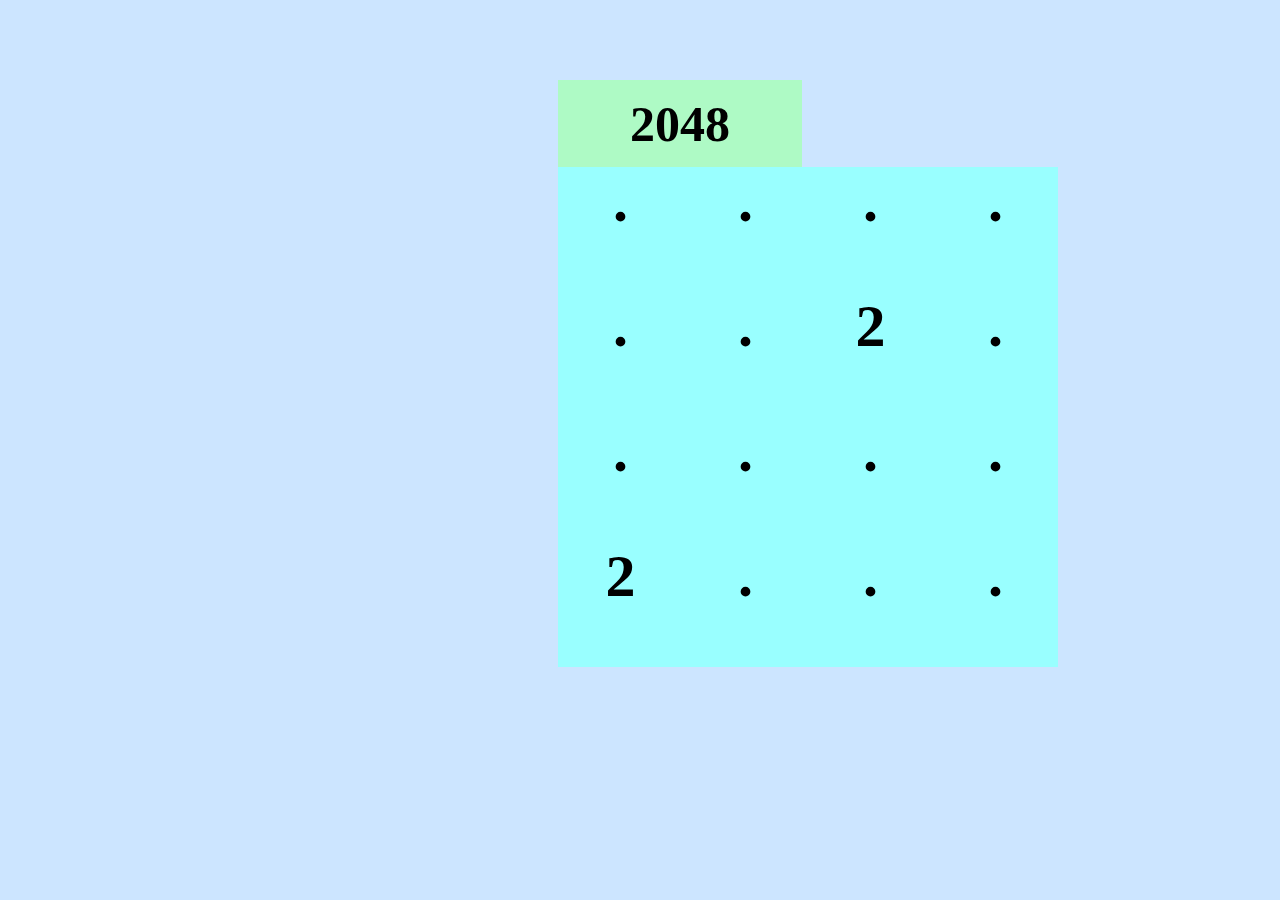
<file: 2048/my2048.html>
<DOCTYPE html>
  <html>
    <head>
      <meta charset="utf-8" />
      <title>2048</title>
      <link rel="stylesheet" href="my2048.css" />
      <script
        src="my2048.js"
        charset="utf-8"
      ></script>
    </head>

    <body>
      <div>
        <h1 class="name">2048</h1>
        <div class="scorecontainer">
          <div class="scoretitle">Score</div>
          <span id="score">0</span>
        </div>
      </div>
      <div class="grid"></div>

      <div id="result"></div>
    </body>
  </html>
</DOCTYPE>
</file>
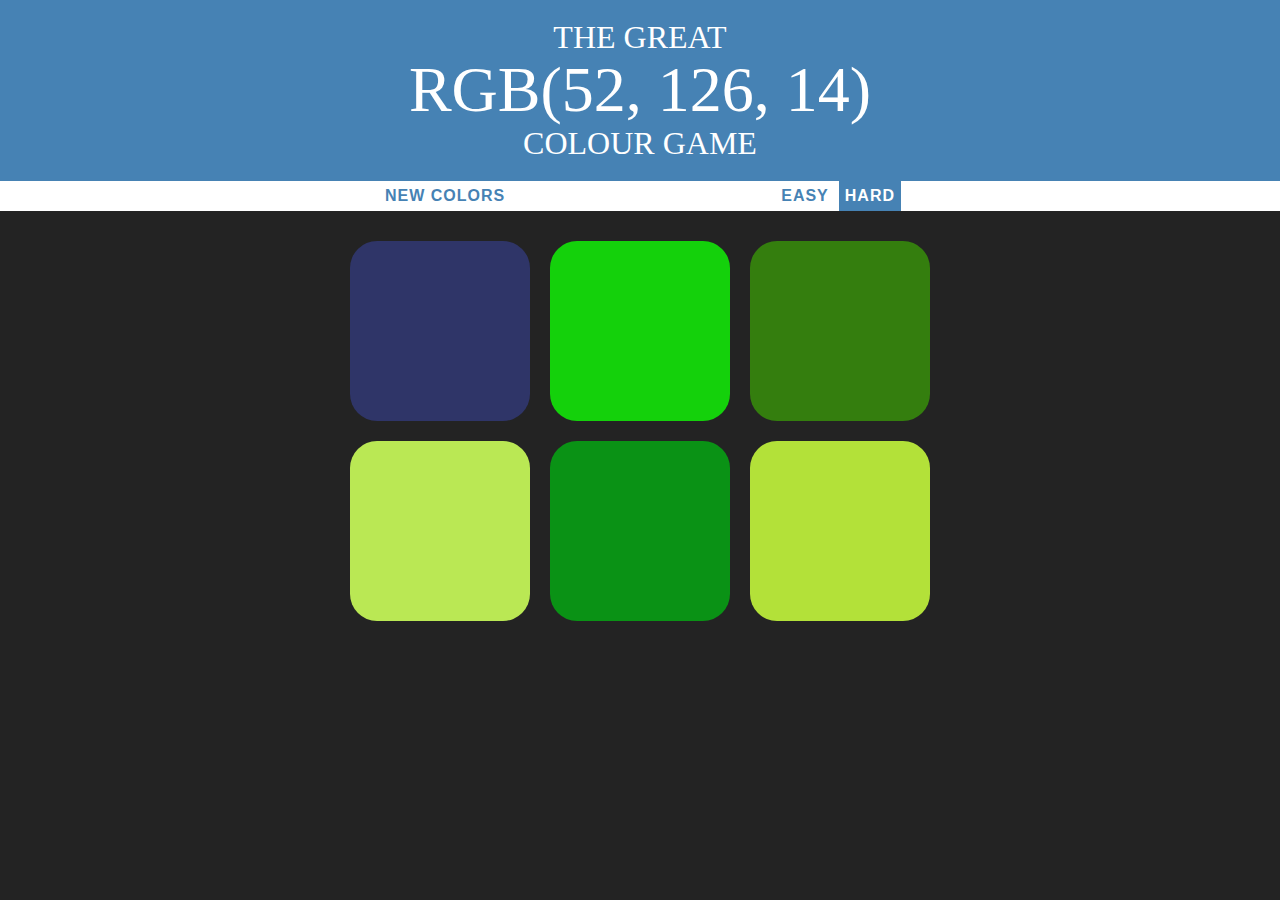
<file: colourgame/colourgame.html>
<!DOCTYPE html>
<html>
  <head>
    <title>Colour Game</title>
    <link rel="stylesheet" type="text/css" href="colourgame.css" />
  </head>
  <body>
    <h1>
      The Great <br />
      <span id="colordisplay">RGB</span>
      <br />
      colour game
    </h1>
    <div id="stripe">
      <button id="reset">New Colors</button>
      <span id="msg"> </span>
      <button id="easybtn">EASY</button>
      <button id="hardbtn" class="selected">HARD</button>
    </div>
    <div id="container">
      <div class="square"></div>
      <div class="square"></div>
      <div class="square"></div>
      <div class="square"></div>
      <div class="square"></div>
      <div class="square"></div>
    </div>

    <script type="text/javascript" src="colourgame.js"></script>
  </body>
</html>
</file>
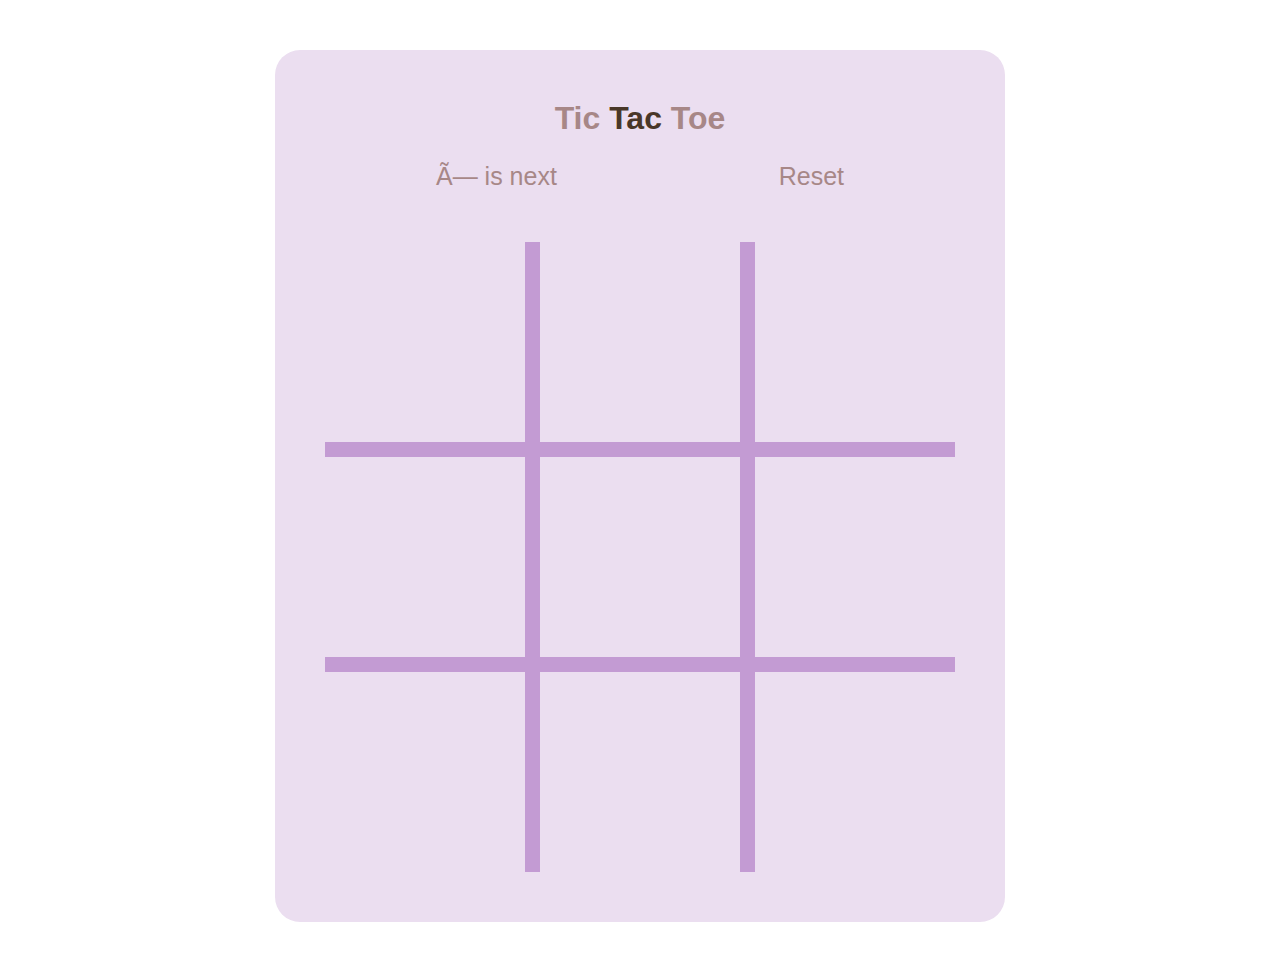
<file: tictactoe/tictactoe.html>
<!DOCTYPE html>
<html lang="en">
  <head>
    <meta charset="UTF-8" />
    <meta
      name="viewport"
      content="width=device-width, user-scalable=no, initial-scale=1.0, maximum-scale=1.0, minimum-scale=1.0"
    />
    <meta http-equiv="X-UA-Compatible" content="ie=edge" />
    <link rel="stylesheet" href="style.css" />
    <title>Tic Tac Toe</title>
  </head>
  <body>
    <div class="container">
      <h1 class="title">Tic <span>Tac</span> Toe</h1>
      <div class="status-action">
        <div class="status">Ã— is next</div>
        <div class="reset">Reset</div>
      </div>
      <div class="game-grid">
        <div class="game-cell"></div>
        <div class="game-cell"></div>
        <div class="game-cell"></div>
        <div class="game-cell"></div>
        <div class="game-cell"></div>
        <div class="game-cell"></div>
        <div class="game-cell"></div>
        <div class="game-cell"></div>
        <div class="game-cell"></div>
      </div>
    </div>
    <script src="ap.js"></script>
  </body>
</html>
</file>
<file: 2048/my2048.css>
body {
  background-color: #cce5ff;
}
.name {
  background-color: #aefac5;
  text-align: center;
  margin: 80px 470px 0px 550px;
  padding: 15px;
  font-weight: 800;
  font-size: 50px;
  color: black;
}
.grid {
  display: flex;
  flex-wrap: wrap;
  width: 500px;
  height: 500px;
  background-color: black;
  margin: -115px 550px 0px 550px;
}

.grid div {
  width: 125px;
  height: 125px;
  background-color: #99ffff;
  font-size: 60px;
  text-align: center;
  font-weight: bold;
  border: 0px;
  border-color: white;
}

.scorecontainer {
  font-size: 40px;
  background-color: #aefac5;
  padding: 10px;
  font-weight: 700;
  text-align: center;
  margin-left: 69%;
  margin-bottom: 0px;
  margin-right: 18%;
  margin-top: 0px;
}
#result {
  color: black;
  text-align: center;
  margin: 0px 470px 0px 550px;
  padding: 0px;
  font-weight: 800;
  font-size: 50px;
  background-color: #aefac5;
}
</file>
<file: colourgame/colourgame.css>
body {
  background-color: #232323;
  margin: 0;
  font-family: "montserrat";
}
.square {
  width: 30%;
  background: purple;
  padding-bottom: 30%;
  float: left;
  margin: 1.66%;
  border-radius: 15%;
  transition: background-color 0.5s;
  -webkit-transition: background-color 0.5s;
  -moz-transition: background-color 0.5s;
}
#container {
  margin: 20px auto;
  width: 600px;
}
h1 {
  color: white;
  text-align: center;
  background-color: steelblue;
  line-height: 1.1;
  margin: 0;
  font-weight: normal;
  text-transform: uppercase;
  padding: 20px 0;
}
#stripe {
  background-color: white;
  height: 30px;
  text-align: center;
}
.selected {
  color: white;
  background-color: steelblue;
}
#msg {
  display: inline-block;
  width: 20%;
}
#colordisplay {
  font-size: 200%;
}
button {
  border: none;
  background-color: white;
  text-transform: uppercase;
  height: 100%;
  font-weight: 700;
  color: steelblue;
  letter-spacing: 1px;
  font-size: inherit;
  transition: all 0.3s;
  -webkit-transition: background-color 0.5s;
  -moz-transition: background-color 0.5s;
  outline: none;
}
button:hover {
  color: white;
  background-color: steelblue;
}
</file>
<file: tictactoe/style.css>
* {
  box-sizing: border-box;
  margin: 0;
  padding: 0;
}
body {
  color: #a78787;
  display: flex;
  font-family: sans-serif;
  justify-content: center;
}
.container {
  background: #ebdef0;
  margin: 50px;
  padding: 50px;
  border-radius: 25px;
}
.title {
  text-align: center;
}
.title span {
  color: #493728;
}
.status-action {
  display: flex;
  margin-top: 25px;
  font-size: 25px;
  justify-content: space-around;
  height: 30px;
}
.status span {
  color: #6d8280;
}
.reset {
  cursor: pointer;
}
.reset:hover {
  color: #6d8280;
}
.game-grid {
  background: #c39bd3;
  display: grid;
  grid-template-columns: repeat(3, 1fr);
  grid-template-rows: repeat(3, 1fr);
  grid-gap: 15px;
  margin-top: 50px;
}
.game-cell {
  background: #ebdef0;
  display: flex;
  justify-content: center;
  align-items: center;
  cursor: pointer;
  height: 200px;
  width: 200px;
}

.x,
.o {
  cursor: default;
}
.x::after {
  content: "Ã—";
  font-size: 200px;
}
.o::after {
  content: "â—‹";
  color: #6d8280;
  font-size: 225px;
}
.won::after {
  color: #bd022f;
}

@media only screen and (max-width: 1024px) {
  .game-grid {
    margin-top: 25px;
    grid-gap: 10px;
  }
  .game-cell {
    height: 150px;
    width: 150px;
  }
  .x::after {
    font-size: 150px;
  }
  .o::after {
    font-size: 175px;
  }
}

@media only screen and (max-width: 540px) {
  .container {
    margin: 25px;
    padding: 25px;
  }
  .game-cell {
    height: 100px;
    width: 100px;
  }
  .x::after {
    font-size: 100px;
  }
  .o::after {
    font-size: 125px;
  }
}
</file>
